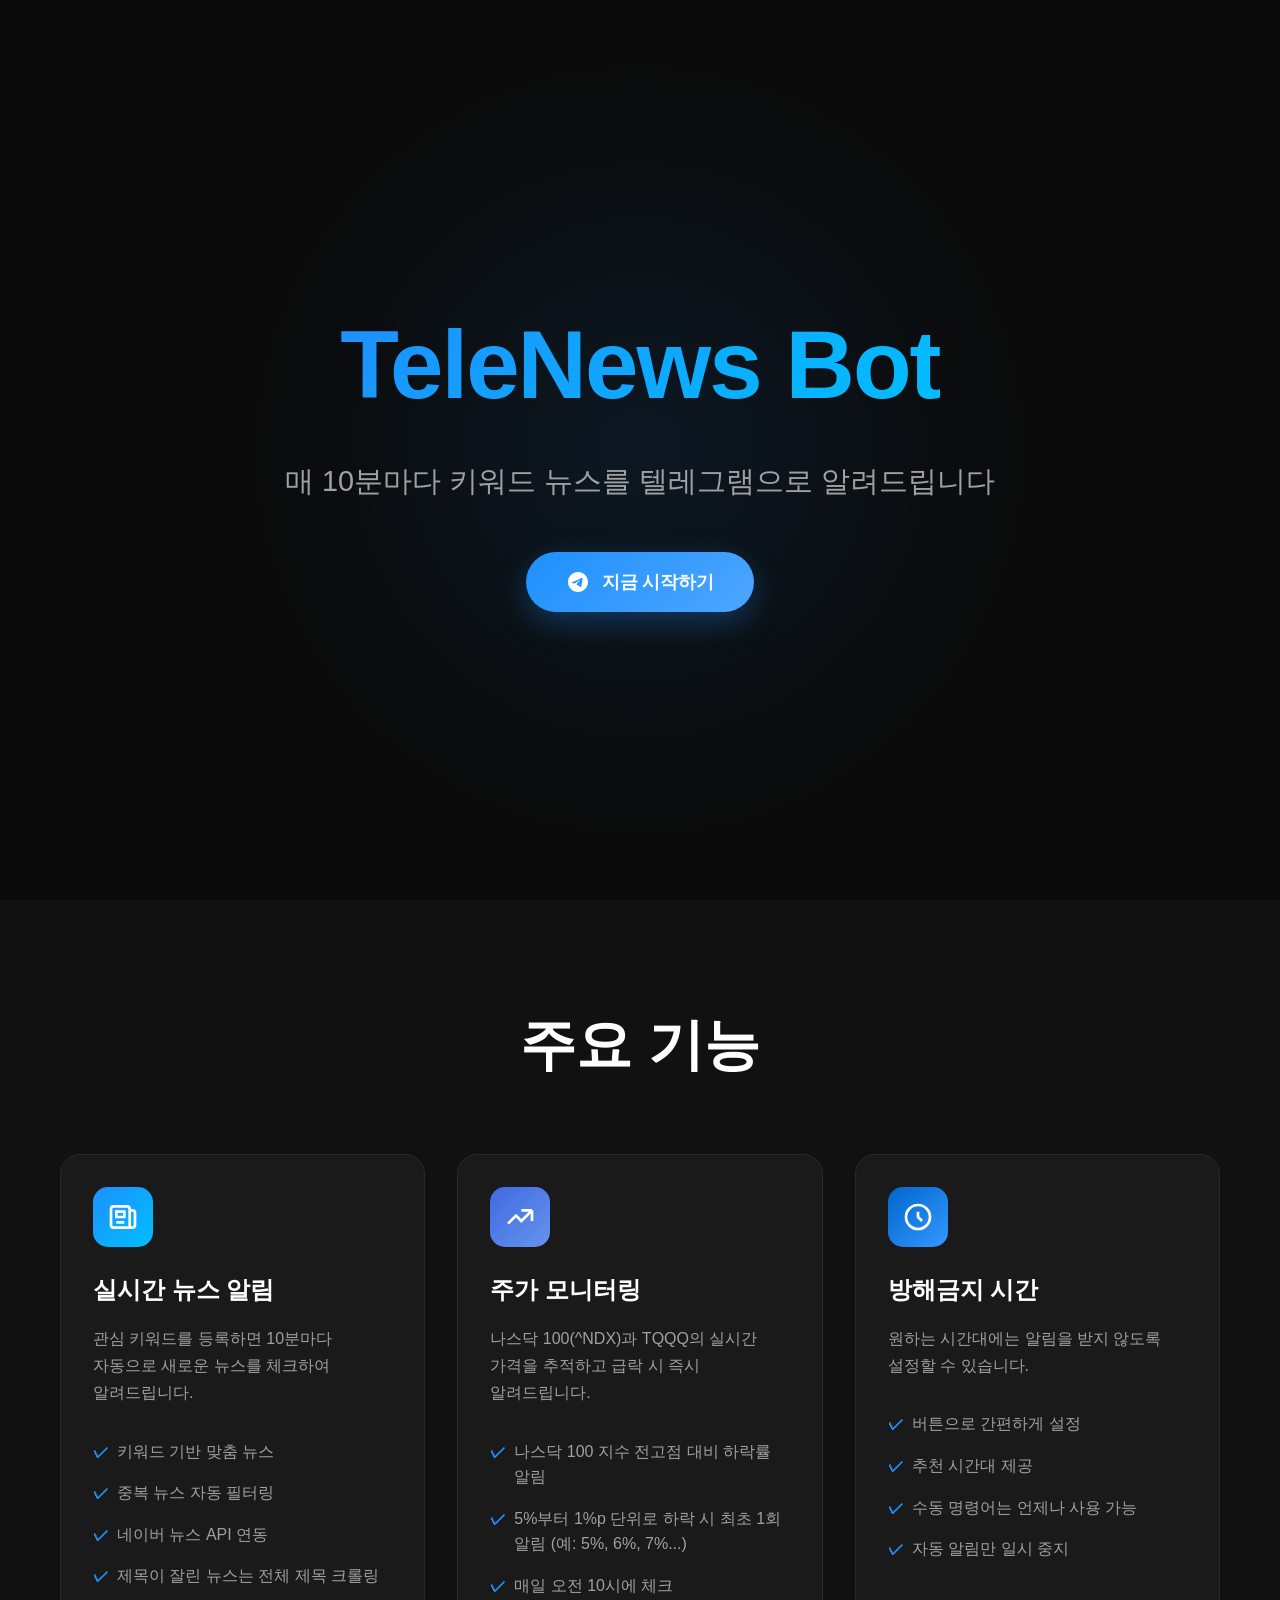
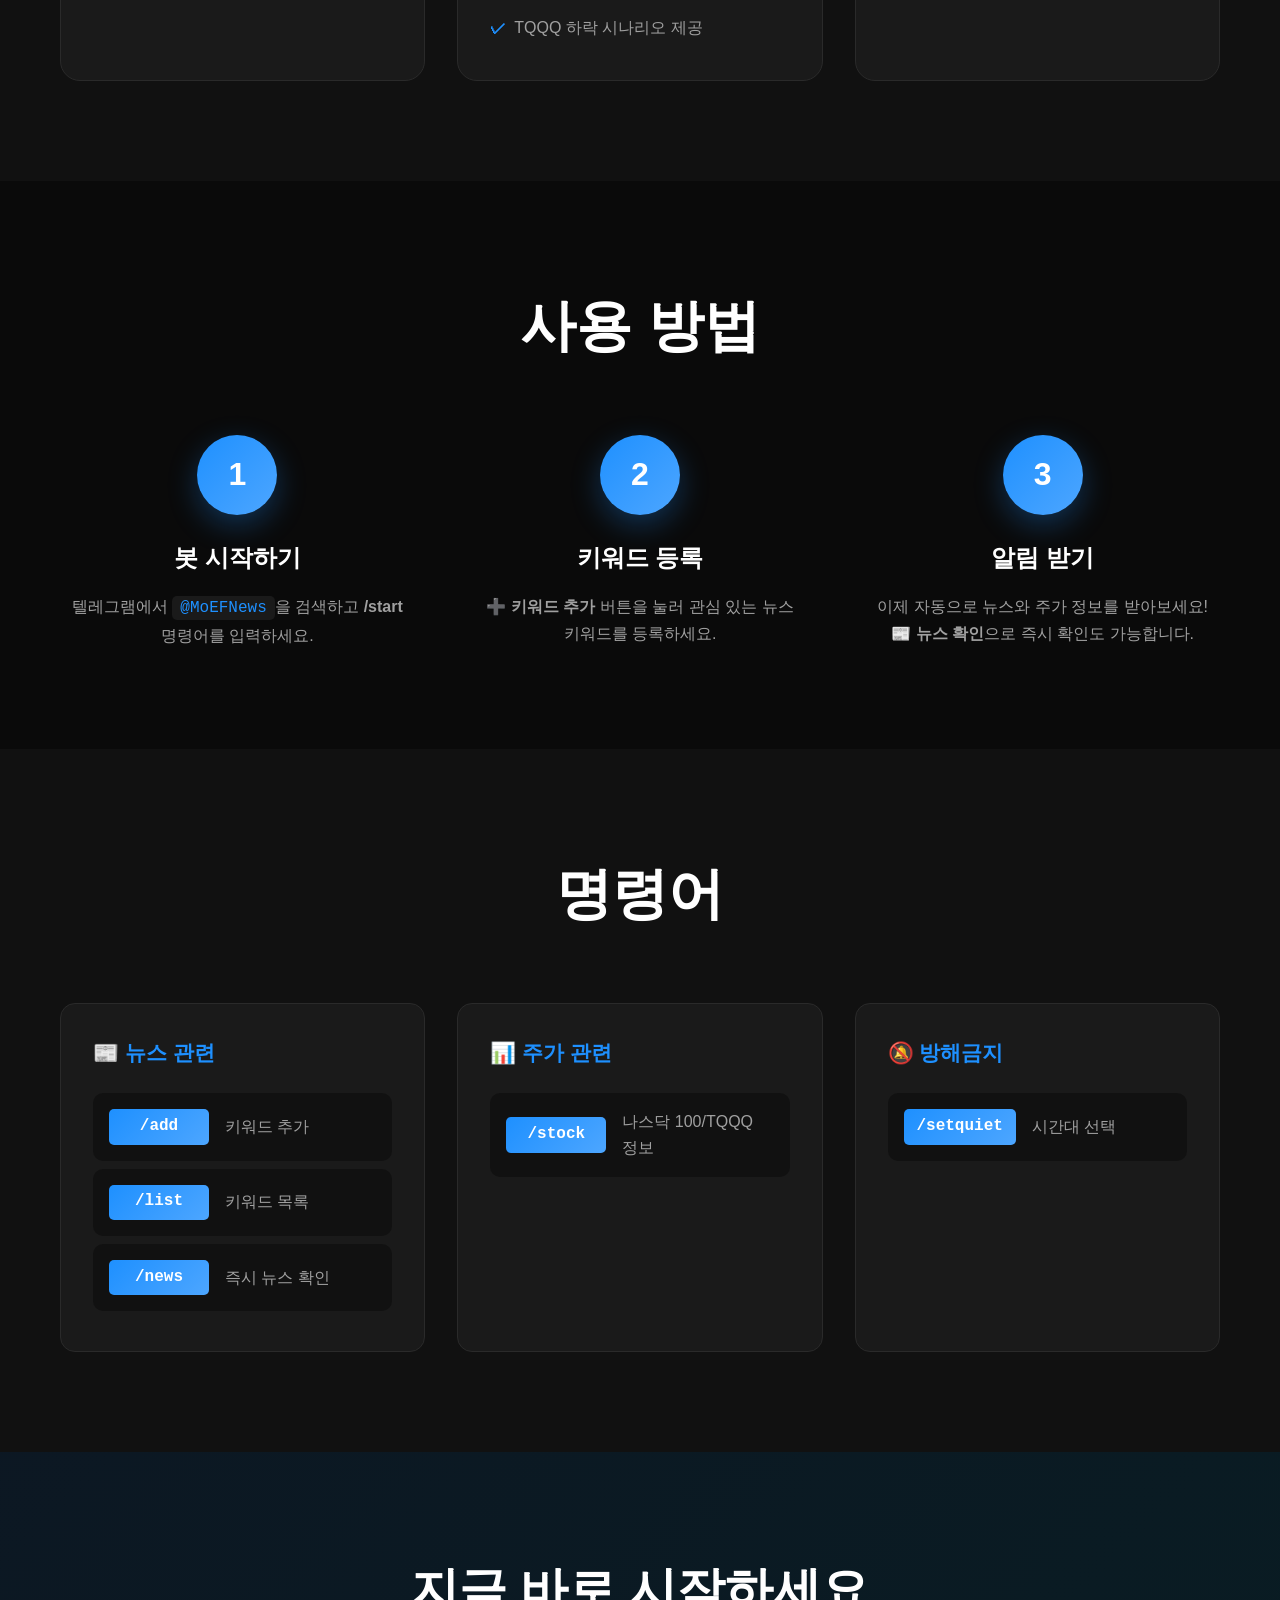
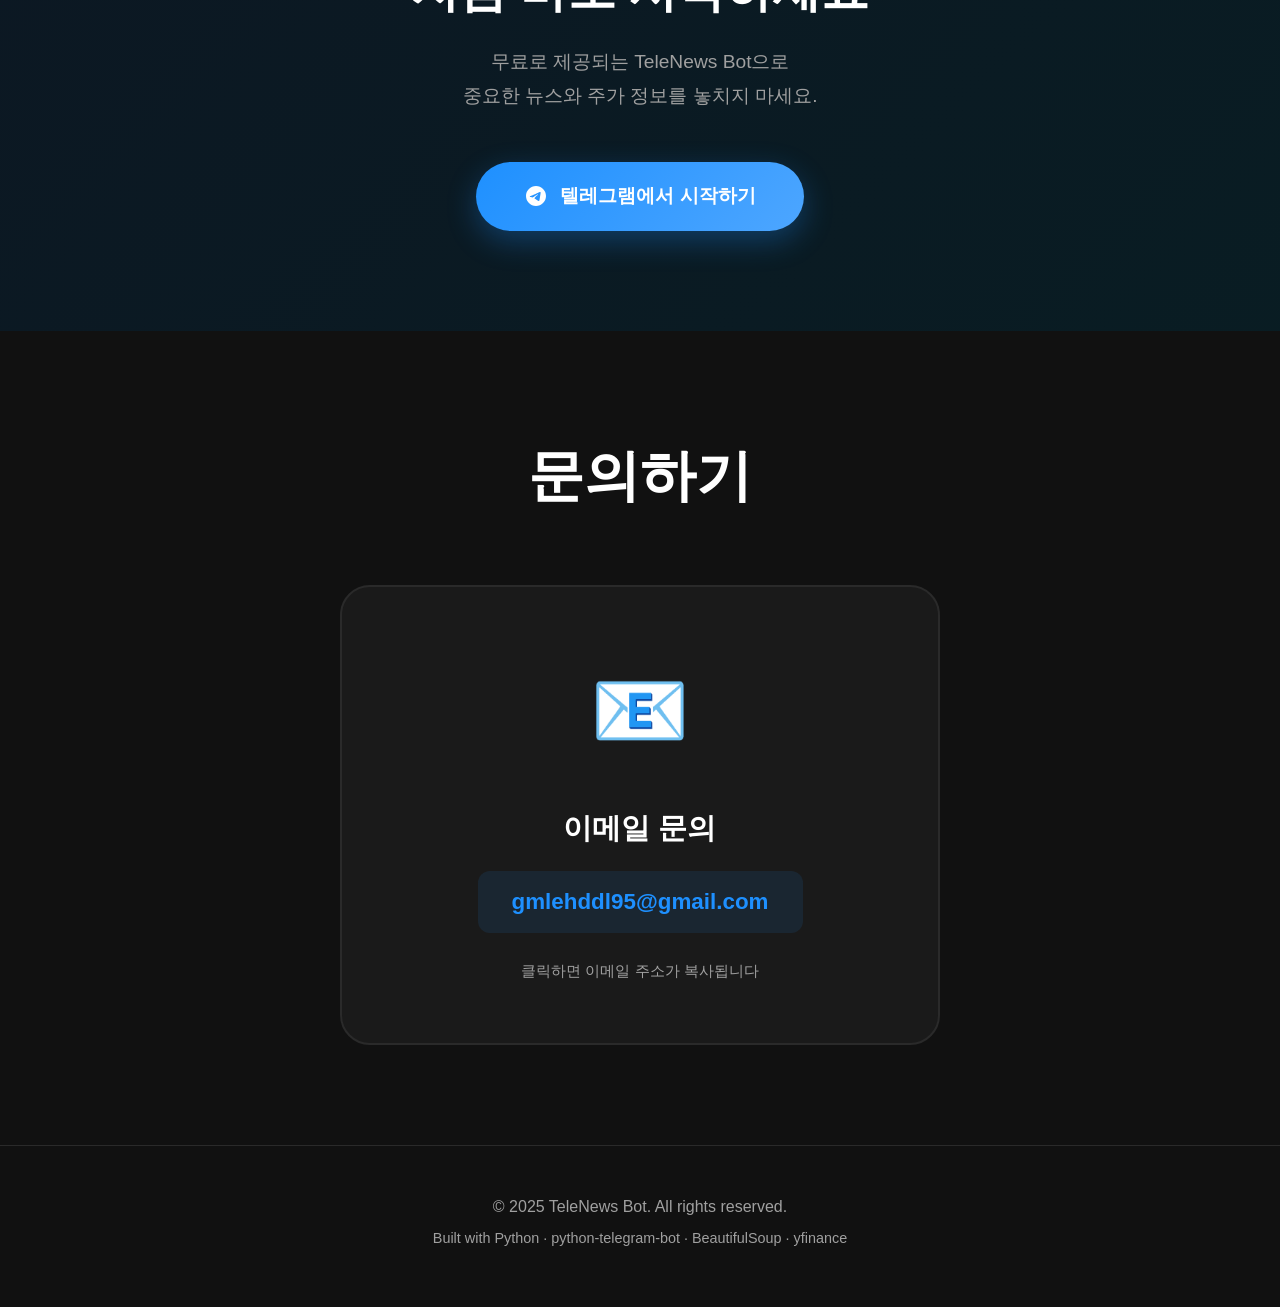
<file: website/index.html>
<!DOCTYPE html>
<html lang="ko">
<head>
    <meta charset="UTF-8">
    <meta name="viewport" content="width=device-width, initial-scale=1.0">
    <title>TeleNews Bot - 실시간 뉴스 알림 텔레그램 봇</title>
    <link rel="stylesheet" href="style.css">
</head>
<body>
    <!-- Hero Section -->
    <section class="hero">
        <div class="container">
            <div class="hero-content">
                <h1 class="hero-title">
                    <span class="gradient-text">TeleNews Bot</span>
                </h1>
                <p class="hero-subtitle">
                    매 10분마다 키워드 뉴스를 텔레그램으로 알려드립니다
                </p>
                <a href="https://t.me/MoEFNewsBot?start=welcome" class="cta-button" target="_blank">
                    <svg class="telegram-icon" viewBox="0 0 24 24" fill="currentColor">
                        <path d="M12 2C6.48 2 2 6.48 2 12s4.48 10 10 10 10-4.48 10-10S17.52 2 12 2zm4.64 6.8c-.15 1.58-.8 5.42-1.13 7.19-.14.75-.42 1-.68 1.03-.58.05-1.02-.38-1.58-.75-.88-.58-1.38-.94-2.23-1.5-.99-.65-.35-1.01.22-1.59.15-.15 2.71-2.48 2.76-2.69a.2.2 0 00-.05-.18c-.06-.05-.14-.03-.21-.02-.09.02-1.49.95-4.22 2.79-.4.27-.76.41-1.08.4-.36-.01-1.04-.2-1.55-.37-.63-.2-1.12-.31-1.08-.66.02-.18.27-.36.74-.55 2.92-1.27 4.86-2.11 5.83-2.51 2.78-1.16 3.35-1.36 3.73-1.36.08 0 .27.02.39.12.1.08.13.19.14.27-.01.06.01.24 0 .38z"/>
                    </svg>
                    지금 시작하기
                </a>
            </div>
        </div>
        <div class="hero-bg"></div>
    </section>

    <!-- Features Section -->
    <section class="features">
        <div class="container">
            <h2 class="section-title">주요 기능</h2>
            
            <div class="features-grid">
                <!-- Feature 1: News -->
                <div class="feature-card">
                    <div class="feature-icon news-icon">
                        <svg viewBox="0 0 24 24" fill="none" stroke="currentColor" stroke-width="2">
                            <path d="M19 20H5a2 2 0 01-2-2V6a2 2 0 012-2h10a2 2 0 012 2v1m2 13a2 2 0 01-2-2V7m2 13a2 2 0 002-2V9a2 2 0 00-2-2h-2m-4-3H9M7 16h6M7 8h6v4H7V8z"/>
                        </svg>
                    </div>
                    <h3 class="feature-title">실시간 뉴스 알림</h3>
                    <p class="feature-description">
                        관심 키워드를 등록하면 10분마다 자동으로 새로운 뉴스를 체크하여 알려드립니다.
                    </p>
                    <ul class="feature-list">
                        <li>키워드 기반 맞춤 뉴스</li>
                        <li>중복 뉴스 자동 필터링</li>
                        <li>네이버 뉴스 API 연동</li>
                        <li>제목이 잘린 뉴스는 전체 제목 크롤링</li>
                    </ul>
                </div>

                <!-- Feature 2: Stock -->
                <div class="feature-card">
                    <div class="feature-icon stock-icon">
                        <svg viewBox="0 0 24 24" fill="none" stroke="currentColor" stroke-width="2">
                            <path d="M13 7h8m0 0v8m0-8l-8 8-4-4-6 6"/>
                        </svg>
                    </div>
                    <h3 class="feature-title">주가 모니터링</h3>
                    <p class="feature-description">
                        나스닥 100(^NDX)과 TQQQ의 실시간 가격을 추적하고 급락 시 즉시 알려드립니다.
                    </p>
                    <ul class="feature-list">
                        <li>나스닥 100 지수 전고점 대비 하락률 알림</li>
                        <li>5%부터 1%p 단위로 하락 시 최초 1회 알림 (예: 5%, 6%, 7%...)</li>
                        <li>매일 오전 10시에 체크</li>
                        <li>TQQQ 하락 시나리오 제공</li>
                    </ul>
                </div>

                <!-- Feature 3: DND -->
                <div class="feature-card">
                    <div class="feature-icon dnd-icon">
                        <svg viewBox="0 0 24 24" fill="none" stroke="currentColor" stroke-width="2">
                            <path d="M12 8v4l3 3m6-3a9 9 0 11-18 0 9 9 0 0118 0z"/>
                        </svg>
                    </div>
                    <h3 class="feature-title">방해금지 시간</h3>
                    <p class="feature-description">
                        원하는 시간대에는 알림을 받지 않도록 설정할 수 있습니다.
                    </p>
                    <ul class="feature-list">
                        <li>버튼으로 간편하게 설정</li>
                        <li>추천 시간대 제공</li>
                        <li>수동 명령어는 언제나 사용 가능</li>
                        <li>자동 알림만 일시 중지</li>
                    </ul>
                </div>

            </div>
        </div>
    </section>

    <!-- How It Works Section -->
    <section class="how-it-works">
        <div class="container">
            <h2 class="section-title">사용 방법</h2>
            
            <div class="steps-grid">
                <div class="step">
                    <div class="step-number">1</div>
                    <h3 class="step-title">봇 시작하기</h3>
                    <p class="step-description">
                        텔레그램에서 <code>@MoEFNews</code>을 검색하고 <strong>/start</strong> 명령어를 입력하세요.
                    </p>
                </div>

                <div class="step">
                    <div class="step-number">2</div>
                    <h3 class="step-title">키워드 등록</h3>
                    <p class="step-description">
                        <strong>➕ 키워드 추가</strong> 버튼을 눌러 관심 있는 뉴스 키워드를 등록하세요.
                    </p>
                </div>

                <div class="step">
                    <div class="step-number">3</div>
                    <h3 class="step-title">알림 받기</h3>
                    <p class="step-description">
                        이제 자동으로 뉴스와 주가 정보를 받아보세요! <br> <strong>📰 뉴스 확인</strong>으로 즉시 확인도 가능합니다.
                    </p>
                </div>
            </div>
        </div>
    </section>

    <!-- Commands Section -->
    <section class="commands">
        <div class="container">
            <h2 class="section-title">명령어</h2>
            
            <div class="commands-grid">
                <div class="command-group">
                    <h3 class="command-group-title">📰 뉴스 관련</h3>
                    <div class="command-item">
                        <code>/add</code>
                        <span>키워드 추가</span>
                    </div>
                    <div class="command-item">
                        <code>/list</code>
                        <span>키워드 목록</span>
                    </div>
                    <div class="command-item">
                        <code>/news</code>
                        <span>즉시 뉴스 확인</span>
                    </div>
                </div>

                <div class="command-group">
                    <h3 class="command-group-title">📊 주가 관련</h3>
                    <div class="command-item">
                        <code>/stock</code>
                        <span>나스닥 100/TQQQ 정보</span>
                    </div>
                </div>

                <div class="command-group">
                    <h3 class="command-group-title">🔕 방해금지</h3>
                    <div class="command-item">
                        <code>/setquiet</code>
                        <span>시간대 선택</span>
                    </div>
                </div>
            </div>
        </div>
    </section>

    <!-- CTA Section -->
    <section class="cta-section">
        <div class="container">
            <h2 class="cta-title">지금 바로 시작하세요</h2>
            <p class="cta-subtitle">
                무료로 제공되는 TeleNews Bot으로<br>
                중요한 뉴스와 주가 정보를 놓치지 마세요.
            </p>
            <a href="https://t.me/MoEFNewsBot?start=welcome" class="cta-button large" target="_blank">
                <svg class="telegram-icon" viewBox="0 0 24 24" fill="currentColor">
                    <path d="M12 2C6.48 2 2 6.48 2 12s4.48 10 10 10 10-4.48 10-10S17.52 2 12 2zm4.64 6.8c-.15 1.58-.8 5.42-1.13 7.19-.14.75-.42 1-.68 1.03-.58.05-1.02-.38-1.58-.75-.88-.58-1.38-.94-2.23-1.5-.99-.65-.35-1.01.22-1.59.15-.15 2.71-2.48 2.76-2.69a.2.2 0 00-.05-.18c-.06-.05-.14-.03-.21-.02-.09.02-1.49.95-4.22 2.79-.4.27-.76.41-1.08.4-.36-.01-1.04-.2-1.55-.37-.63-.2-1.12-.31-1.08-.66.02-.18.27-.36.74-.55 2.92-1.27 4.86-2.11 5.83-2.51 2.78-1.16 3.35-1.36 3.73-1.36.08 0 .27.02.39.12.1.08.13.19.14.27-.01.06.01.24 0 .38z"/>
                </svg>
                텔레그램에서 시작하기
            </a>
        </div>
    </section>

    <!-- Contact Section -->
    <section class="contact" id="contact">
        <div class="container">
            <h2 class="section-title">문의하기</h2>
            

            <div class="contact-simple">
                <div class="email-card">
                    <div class="email-icon">📧</div>
                    <h3>이메일 문의</h3>
                    <button class="email-link" id="copyEmailBtn" data-email="gmlehddl95@gmail.com">
                        gmlehddl95@gmail.com
                    </button>
                    <p class="email-note" id="emailNote">클릭하면 이메일 주소가 복사됩니다</p>
                </div>
            </div>
        </div>
    </section>

    <!-- Footer -->
    <footer class="footer">
        <div class="container">
            <p>&copy; 2025 TeleNews Bot. All rights reserved.</p>
            <p class="footer-tech">
                Built with Python · python-telegram-bot · BeautifulSoup · yfinance
            </p>
        </div>
    </footer>

    <script src="script.js"></script>
</body>
</html>
</file>
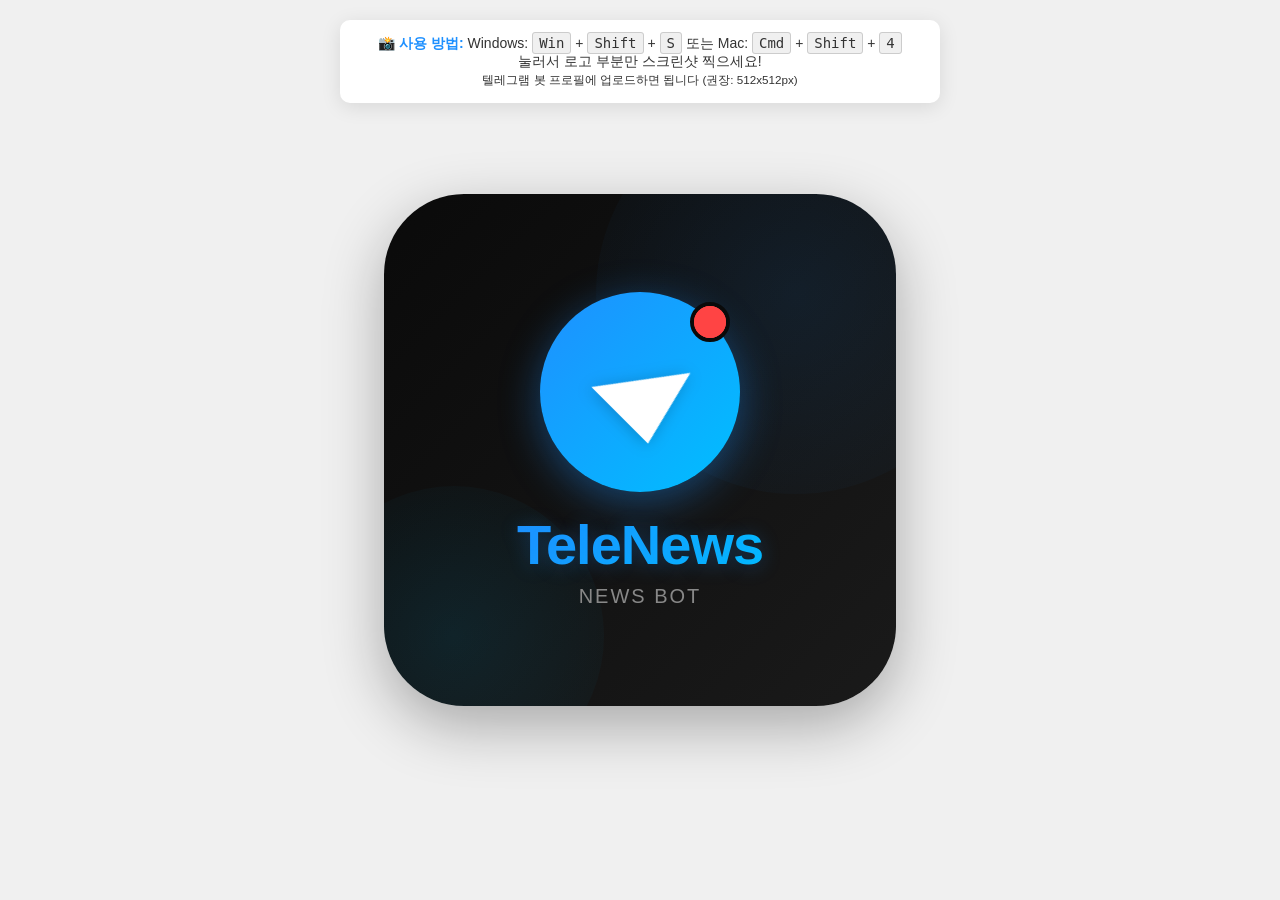
<file: website/bot-logo.html>
<!DOCTYPE html>
<html lang="ko">
<head>
    <meta charset="UTF-8">
    <meta name="viewport" content="width=device-width, initial-scale=1.0">
    <title>TeleNews Bot Logo</title>
    <style>
        * {
            margin: 0;
            padding: 0;
            box-sizing: border-box;
        }

        body {
            display: flex;
            justify-content: center;
            align-items: center;
            min-height: 100vh;
            background: #f0f0f0;
            font-family: -apple-system, BlinkMacSystemFont, 'Segoe UI', Roboto, sans-serif;
        }

        .logo-container {
            width: 512px;
            height: 512px;
            background: linear-gradient(135deg, #0a0a0a 0%, #1a1a1a 100%);
            border-radius: 80px;
            display: flex;
            flex-direction: column;
            justify-content: center;
            align-items: center;
            position: relative;
            overflow: hidden;
            box-shadow: 0 20px 60px rgba(0, 0, 0, 0.3);
        }

        /* Animated background circles */
        .bg-circle {
            position: absolute;
            border-radius: 50%;
            opacity: 0.1;
        }

        .circle-1 {
            width: 400px;
            height: 400px;
            background: radial-gradient(circle, #1e90ff, transparent);
            top: -100px;
            right: -100px;
            animation: pulse 4s ease-in-out infinite;
        }

        .circle-2 {
            width: 300px;
            height: 300px;
            background: radial-gradient(circle, #00bfff, transparent);
            bottom: -80px;
            left: -80px;
            animation: pulse 4s ease-in-out infinite 2s;
        }

        @keyframes pulse {
            0%, 100% { transform: scale(1); opacity: 0.1; }
            50% { transform: scale(1.1); opacity: 0.15; }
        }

        /* Main icon container */
        .icon-wrapper {
            position: relative;
            z-index: 10;
            margin-bottom: 20px;
        }

        /* Telegram + News icon */
        .telegram-icon {
            width: 200px;
            height: 200px;
            background: linear-gradient(135deg, #1e90ff 0%, #00bfff 100%);
            border-radius: 50%;
            display: flex;
            justify-content: center;
            align-items: center;
            position: relative;
            box-shadow: 0 10px 40px rgba(30, 144, 255, 0.4);
            animation: float 3s ease-in-out infinite;
        }

        @keyframes float {
            0%, 100% { transform: translateY(0); }
            50% { transform: translateY(-10px); }
        }

        /* Telegram paper plane */
        .plane {
            width: 0;
            height: 0;
            border-left: 60px solid transparent;
            border-right: 20px solid transparent;
            border-bottom: 80px solid white;
            transform: rotate(45deg);
            position: relative;
            left: 8px;
            top: -5px;
            filter: drop-shadow(0 2px 8px rgba(0, 0, 0, 0.2));
        }

        /* News indicator (small dot) */
        .news-dot {
            position: absolute;
            width: 40px;
            height: 40px;
            background: #ff4444;
            border-radius: 50%;
            top: 10px;
            right: 10px;
            border: 4px solid #0a0a0a;
            animation: ping 2s cubic-bezier(0, 0, 0.2, 1) infinite;
        }

        @keyframes ping {
            75%, 100% {
                transform: scale(1.3);
                opacity: 0;
            }
        }

        .news-dot::before {
            content: '';
            position: absolute;
            width: 100%;
            height: 100%;
            background: #ff4444;
            border-radius: 50%;
            animation: ping 2s cubic-bezier(0, 0, 0.2, 1) infinite;
        }

        /* Text */
        .logo-text {
            position: relative;
            z-index: 10;
            text-align: center;
        }

        .logo-title {
            font-size: 56px;
            font-weight: 800;
            background: linear-gradient(135deg, #1e90ff 0%, #00bfff 100%);
            -webkit-background-clip: text;
            -webkit-text-fill-color: transparent;
            background-clip: text;
            letter-spacing: -1px;
            margin: 0;
            text-shadow: 0 2px 20px rgba(30, 144, 255, 0.3);
        }

        .logo-subtitle {
            font-size: 20px;
            color: #888;
            margin-top: 8px;
            font-weight: 500;
            letter-spacing: 2px;
        }

        /* Instructions */
        .instructions {
            position: fixed;
            top: 20px;
            left: 50%;
            transform: translateX(-50%);
            background: white;
            padding: 15px 30px;
            border-radius: 10px;
            box-shadow: 0 4px 20px rgba(0, 0, 0, 0.1);
            text-align: center;
            font-size: 14px;
            color: #333;
            max-width: 600px;
        }

        .instructions strong {
            color: #1e90ff;
        }

        .instructions kbd {
            background: #f0f0f0;
            padding: 2px 6px;
            border-radius: 3px;
            border: 1px solid #ccc;
            font-family: monospace;
        }
    </style>
</head>
<body>
    <div class="instructions">
        <strong>📸 사용 방법:</strong> 
        Windows: <kbd>Win</kbd> + <kbd>Shift</kbd> + <kbd>S</kbd> 또는 
        Mac: <kbd>Cmd</kbd> + <kbd>Shift</kbd> + <kbd>4</kbd> 
        눌러서 로고 부분만 스크린샷 찍으세요!<br>
        <small>텔레그램 봇 프로필에 업로드하면 됩니다 (권장: 512x512px)</small>
    </div>

    <div class="logo-container">
        <!-- Background animated circles -->
        <div class="bg-circle circle-1"></div>
        <div class="bg-circle circle-2"></div>

        <!-- Main icon -->
        <div class="icon-wrapper">
            <div class="telegram-icon">
                <div class="plane"></div>
                <div class="news-dot"></div>
            </div>
        </div>

        <!-- Text -->
        <div class="logo-text">
            <h1 class="logo-title">TeleNews</h1>
            <p class="logo-subtitle">NEWS BOT</p>
        </div>
    </div>

    <script>
        // Hide instructions after 5 seconds
        setTimeout(() => {
            const instructions = document.querySelector('.instructions');
            instructions.style.transition = 'opacity 1s';
            instructions.style.opacity = '0';
            setTimeout(() => instructions.remove(), 1000);
        }, 5000);
    </script>
</body>
</html>
</file>
<file: website/style.css>
* {
    margin: 0;
    padding: 0;
    box-sizing: border-box;
}

:root {
    --bg-primary: #0a0a0a;
    --bg-secondary: #111111;
    --bg-card: #1a1a1a;
    --text-primary: #ffffff;
    --text-secondary: #a0a0a0;
    --accent-blue: #1e90ff;
    --accent-blue-dark: #1570cd;
    --accent-blue-light: #4da6ff;
    --gradient-start: #1e90ff;
    --gradient-end: #00bfff;
    --border-color: #2a2a2a;
}

body {
    font-family: -apple-system, BlinkMacSystemFont, 'Segoe UI', Roboto, 'Helvetica Neue', Arial, sans-serif;
    background-color: var(--bg-primary);
    color: var(--text-primary);
    line-height: 1.6;
    overflow-x: hidden;
    word-break: keep-all;
    word-wrap: break-word;
}

.container {
    max-width: 1200px;
    margin: 0 auto;
    padding: 0 20px;
}

/* Hero Section */
.hero {
    position: relative;
    min-height: 100vh;
    display: flex;
    align-items: center;
    justify-content: center;
    overflow: hidden;
}

.hero-bg {
    position: absolute;
    top: 0;
    left: 0;
    right: 0;
    bottom: 0;
    background: radial-gradient(circle at 50% 50%, rgba(30, 144, 255, 0.1) 0%, transparent 50%);
    z-index: 0;
}

.hero-content {
    position: relative;
    z-index: 1;
    text-align: center;
    animation: fadeInUp 1s ease-out;
}

.hero-logo {
    width: 150px;
    height: 150px;
    margin-bottom: 2rem;
    border-radius: 30px;
    box-shadow: 0 10px 40px rgba(30, 144, 255, 0.3);
    animation: fadeInDown 1s ease-out, float 3s ease-in-out infinite;
}

@keyframes fadeInDown {
    from {
        opacity: 0;
        transform: translateY(-30px);
    }
    to {
        opacity: 1;
        transform: translateY(0);
    }
}

@keyframes float {
    0%, 100% {
        transform: translateY(0);
    }
    50% {
        transform: translateY(-10px);
    }
}

.hero-title {
    font-size: clamp(3rem, 8vw, 6rem);
    font-weight: 800;
    margin-bottom: 1rem;
    letter-spacing: -0.02em;
}

.gradient-text {
    background: linear-gradient(135deg, var(--gradient-start), var(--gradient-end));
    -webkit-background-clip: text;
    -webkit-text-fill-color: transparent;
    background-clip: text;
}

.hero-subtitle {
    font-size: clamp(1.2rem, 3vw, 1.8rem);
    color: var(--text-secondary);
    margin-bottom: 3rem;
    font-weight: 300;
}

.cta-button {
    display: inline-flex;
    align-items: center;
    gap: 0.75rem;
    padding: 1rem 2.5rem;
    background: linear-gradient(135deg, var(--accent-blue), var(--accent-blue-light));
    color: white;
    text-decoration: none;
    border-radius: 50px;
    font-size: 1.1rem;
    font-weight: 600;
    transition: all 0.3s ease;
    box-shadow: 0 10px 30px rgba(30, 144, 255, 0.3);
}

.cta-button:hover {
    transform: translateY(-3px);
    box-shadow: 0 15px 40px rgba(30, 144, 255, 0.4);
}

.cta-button.large {
    padding: 1.2rem 3rem;
    font-size: 1.2rem;
}

.telegram-icon {
    width: 24px;
    height: 24px;
}

/* Section Styles */
section {
    padding: 100px 0;
}

.section-title {
    font-size: clamp(2.5rem, 5vw, 3.5rem);
    text-align: center;
    margin-bottom: 4rem;
    font-weight: 700;
}

/* Features Section */
.features {
    background-color: var(--bg-secondary);
}

.features-grid {
    display: grid;
    grid-template-columns: repeat(auto-fit, minmax(280px, 1fr));
    gap: 2rem;
}

.feature-card {
    background: var(--bg-card);
    border: 1px solid var(--border-color);
    border-radius: 20px;
    padding: 2rem;
    transition: all 0.3s ease;
}

.feature-card:hover {
    transform: translateY(-10px);
    border-color: var(--accent-blue);
    box-shadow: 0 20px 40px rgba(30, 144, 255, 0.2);
}

.feature-icon {
    width: 60px;
    height: 60px;
    border-radius: 15px;
    display: flex;
    align-items: center;
    justify-content: center;
    margin-bottom: 1.5rem;
}

.feature-icon svg {
    width: 32px;
    height: 32px;
}

.news-icon {
    background: linear-gradient(135deg, #1e90ff, #00bfff);
    color: white;
}

.stock-icon {
    background: linear-gradient(135deg, #4169e1, #6495ed);
    color: white;
}

.dnd-icon {
    background: linear-gradient(135deg, #0066cc, #3399ff);
    color: white;
}

.ui-icon {
    background: linear-gradient(135deg, #1e3a8a, #3b82f6);
    color: white;
}

.feature-title {
    font-size: 1.5rem;
    margin-bottom: 1rem;
    font-weight: 600;
}

.feature-description {
    color: var(--text-secondary);
    margin-bottom: 1.5rem;
    line-height: 1.7;
}

.feature-list {
    list-style: none;
}

.feature-list li {
    padding: 0.5rem 0;
    color: var(--text-secondary);
    position: relative;
    padding-left: 1.5rem;
}

.feature-list li::before {
    content: "✓";
    position: absolute;
    left: 0;
    color: var(--accent-blue);
    font-weight: bold;
}

/* How It Works Section */
.steps-grid {
    display: grid;
    grid-template-columns: repeat(auto-fit, minmax(300px, 1fr));
    gap: 3rem;
}

.step {
    text-align: center;
    position: relative;
}

.step-number {
    width: 80px;
    height: 80px;
    background: linear-gradient(135deg, var(--accent-blue), var(--accent-blue-light));
    border-radius: 50%;
    display: flex;
    align-items: center;
    justify-content: center;
    font-size: 2rem;
    font-weight: 700;
    margin: 0 auto 1.5rem;
    box-shadow: 0 10px 30px rgba(30, 144, 255, 0.3);
}

.step-title {
    font-size: 1.5rem;
    margin-bottom: 1rem;
    font-weight: 600;
}

.step-description {
    color: var(--text-secondary);
    line-height: 1.7;
}

.step-description code {
    background: var(--bg-card);
    padding: 0.2rem 0.5rem;
    border-radius: 5px;
    color: var(--accent-blue);
    font-family: 'Courier New', monospace;
}

/* Commands Section */
.commands {
    background-color: var(--bg-secondary);
}

.commands-grid {
    display: grid;
    grid-template-columns: repeat(auto-fit, minmax(300px, 1fr));
    gap: 2rem;
}

.command-group {
    background: var(--bg-card);
    border: 1px solid var(--border-color);
    border-radius: 15px;
    padding: 2rem;
}

.command-group-title {
    font-size: 1.3rem;
    margin-bottom: 1.5rem;
    color: var(--accent-blue);
    font-weight: 600;
}

.command-item {
    display: flex;
    align-items: center;
    gap: 1rem;
    padding: 1rem;
    margin-bottom: 0.5rem;
    background: var(--bg-secondary);
    border-radius: 10px;
    transition: all 0.2s ease;
}

.command-item:hover {
    background: var(--bg-primary);
    transform: translateX(5px);
}

.command-item code {
    background: linear-gradient(135deg, var(--accent-blue), var(--accent-blue-light));
    color: white;
    padding: 0.3rem 0.8rem;
    border-radius: 5px;
    font-family: 'Courier New', monospace;
    font-weight: 600;
    min-width: 100px;
    text-align: center;
}

.command-item span {
    color: var(--text-secondary);
}

/* CTA Section */
.cta-section {
    text-align: center;
    background: linear-gradient(135deg, rgba(30, 144, 255, 0.1), rgba(0, 191, 255, 0.1));
}

.cta-title {
    font-size: clamp(2rem, 4vw, 3rem);
    margin-bottom: 1rem;
    font-weight: 700;
}

.cta-subtitle {
    font-size: 1.2rem;
    color: var(--text-secondary);
    margin-bottom: 3rem;
    line-height: 1.8;
}

/* Contact Section */
.contact {
    background-color: var(--bg-secondary);
}

.contact-simple {
    max-width: 600px;
    margin: 0 auto;
}

.email-card {
    background: var(--bg-card);
    padding: 60px 40px;
    border-radius: 30px;
    border: 2px solid var(--border-color);
    text-align: center;
    transition: all 0.4s ease;
}

.email-card:hover {
    transform: translateY(-10px);
    border-color: var(--accent-blue);
    box-shadow: 0 20px 60px rgba(30, 144, 255, 0.2);
}

.email-icon {
    font-size: 5rem;
    margin-bottom: 30px;
    animation: float 3s ease-in-out infinite;
}

.email-card h3 {
    font-size: 1.8rem;
    color: var(--text-primary);
    margin-bottom: 20px;
    font-weight: 700;
}

.email-link {
    display: inline-block;
    font-size: 1.4rem;
    color: var(--accent-blue);
    text-decoration: none;
    padding: 16px 32px;
    background: rgba(30, 144, 255, 0.1);
    border-radius: 12px;
    margin-bottom: 16px;
    transition: all 0.3s ease;
    font-weight: 600;
    border: 2px solid transparent;
    cursor: pointer;
    font-family: inherit;
}

.email-link:hover {
    background: rgba(30, 144, 255, 0.2);
    transform: scale(1.05);
    border-color: var(--accent-blue);
}

.email-link:active {
    transform: scale(0.98);
}

.email-link.copied {
    background: rgba(34, 197, 94, 0.2);
    border-color: #22c55e;
    color: #22c55e;
}

.email-note {
    color: var(--text-secondary);
    font-size: 0.95rem;
    margin-top: 10px;
}

/* Footer */
.footer {
    background-color: var(--bg-secondary);
    text-align: center;
    padding: 3rem 0;
    border-top: 1px solid var(--border-color);
}

.footer p {
    color: var(--text-secondary);
    margin-bottom: 0.5rem;
}

.footer-tech {
    font-size: 0.9rem;
    color: #666;
}

/* Animations */
@keyframes fadeInUp {
    from {
        opacity: 0;
        transform: translateY(30px);
    }
    to {
        opacity: 1;
        transform: translateY(0);
    }
}

/* Responsive Design */
@media (max-width: 768px) {
    section {
        padding: 60px 0;
    }

    .hero {
        min-height: 80vh;
    }

    .features-grid,
    .steps-grid,
    .commands-grid {
        grid-template-columns: 1fr;
    }

    .email-card {
        padding: 40px 20px;
    }

    .email-link {
        font-size: 1.1rem;
        padding: 12px 24px;
    }

    .cta-button {
        padding: 0.9rem 2rem;
        font-size: 1rem;
    }

    .cta-button.large {
        padding: 1rem 2.5rem;
        font-size: 1.1rem;
    }
}

/* Smooth Scrolling */
html {
    scroll-behavior: smooth;
}

/* Selection */
::selection {
    background-color: var(--accent-blue);
    color: white;
}
</file>
